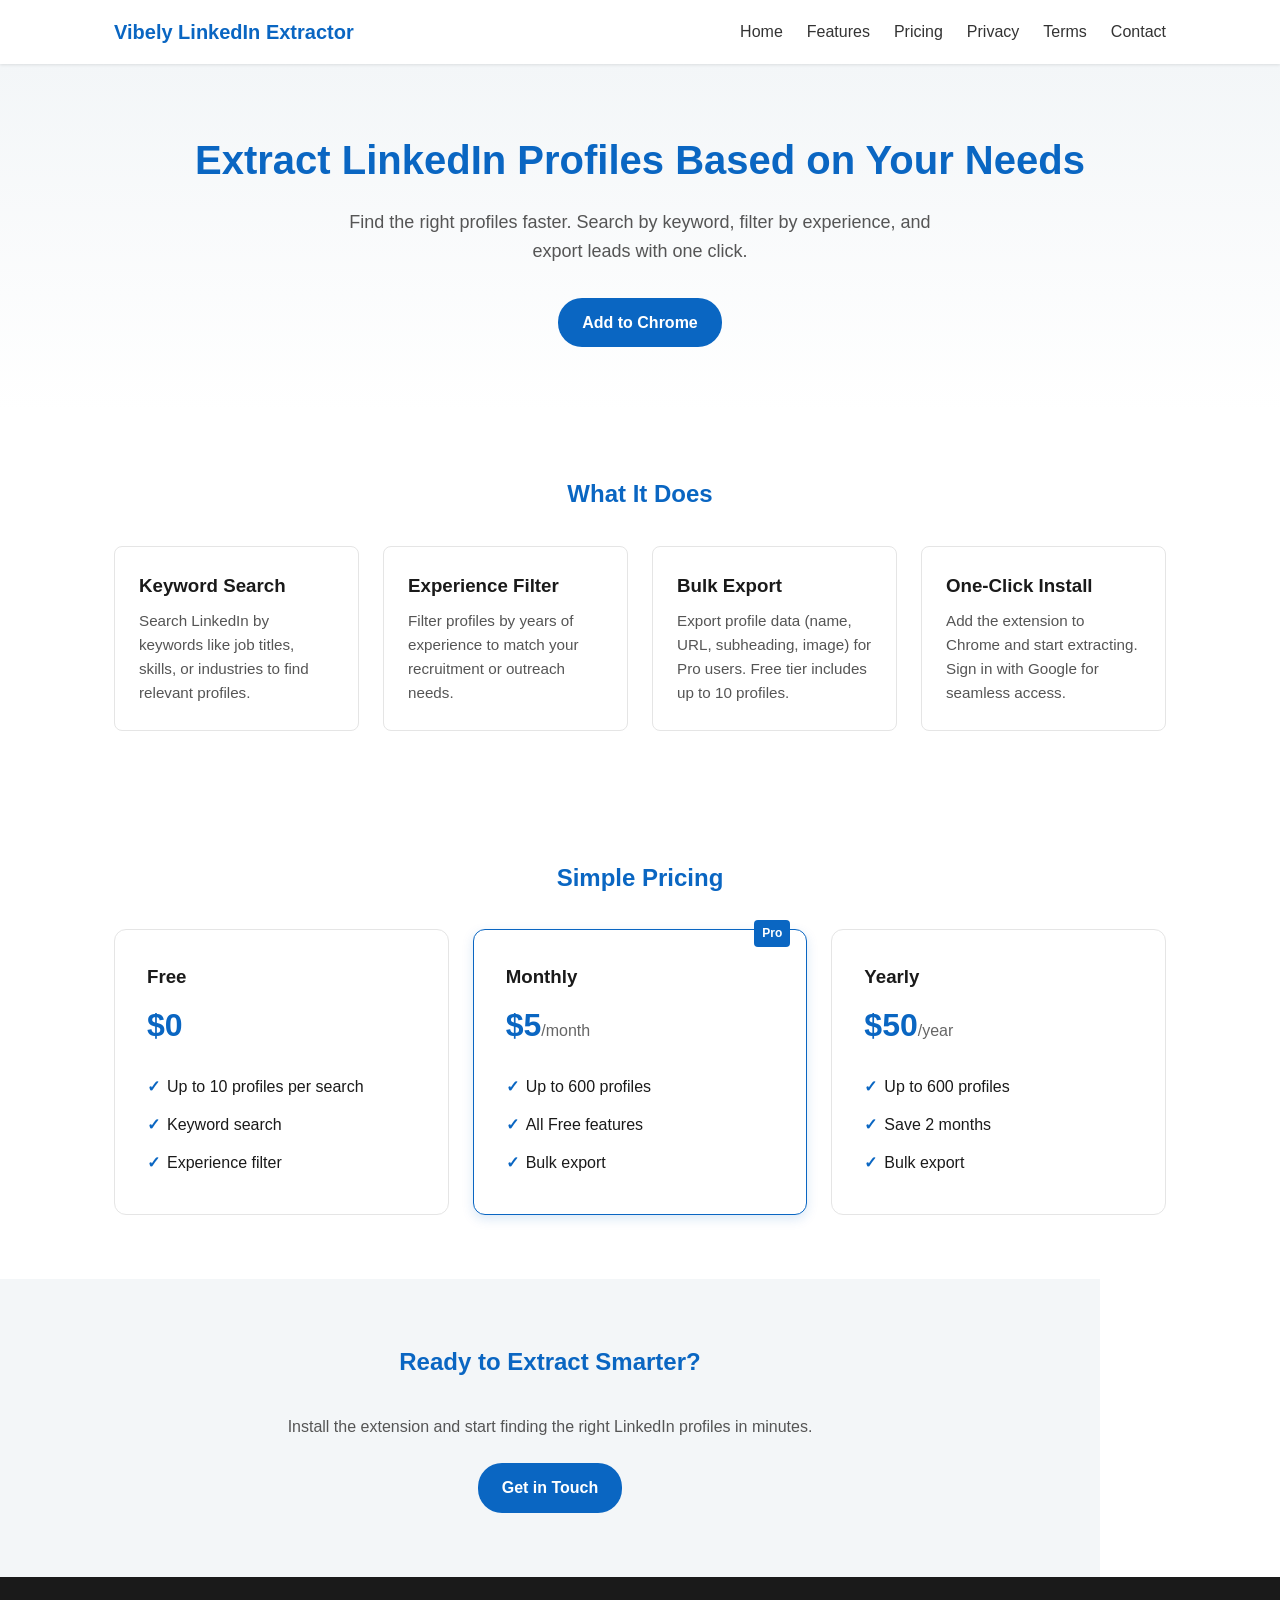
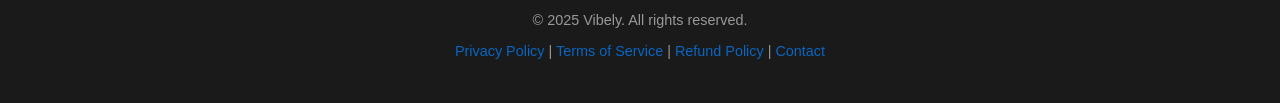
<file: index.html>
<!DOCTYPE html>
<html lang="en">
<head>
  <meta charset="UTF-8">
  <meta name="viewport" content="width=device-width, initial-scale=1.0">
  <title>Vibely LinkedIn Extractor - Extract LinkedIn Profiles by Keyword</title>
  <meta name="description" content="Chrome extension to extract LinkedIn profiles based on your search criteria. Find leads, recruit talent, and grow your network with Vibely.">
  <link rel="stylesheet" href="styles.css">
</head>
<body>
  <header class="header">
    <nav class="nav">
      <a href="index.html" class="logo">Vibely LinkedIn Extractor</a>
      <ul class="nav-links">
        <li><a href="index.html">Home</a></li>
        <li><a href="#features">Features</a></li>
        <li><a href="#pricing">Pricing</a></li>
        <li><a href="privacy-policy.html">Privacy</a></li>
        <li><a href="terms.html">Terms</a></li>
        <li><a href="contact.html">Contact</a></li>
      </ul>
    </nav>
  </header>

  <main>
    <section class="hero">
      <h1>Extract LinkedIn Profiles Based on Your Needs</h1>
      <p class="hero-subtitle">Find the right profiles faster. Search by keyword, filter by experience, and export leads with one click.</p>
      <a href="https://chromewebstore.google.com/detail/oepdfmgbmjbdbfllgghamoofhlkkhnkp?utm_source=item-share-cb" class="cta-button" target="_blank" rel="noopener">Add to Chrome</a>
    </section>

    <section id="features" class="features">
      <h2>What It Does</h2>
      <div class="feature-grid">
        <div class="feature-card">
          <h3>Keyword Search</h3>
          <p>Search LinkedIn by keywords like job titles, skills, or industries to find relevant profiles.</p>
        </div>
        <div class="feature-card">
          <h3>Experience Filter</h3>
          <p>Filter profiles by years of experience to match your recruitment or outreach needs.</p>
        </div>
        <div class="feature-card">
          <h3>Bulk Export</h3>
          <p>Export profile data (name, URL, subheading, image) for Pro users. Free tier includes up to 10 profiles.</p>
        </div>
        <div class="feature-card">
          <h3>One-Click Install</h3>
          <p>Add the extension to Chrome and start extracting. Sign in with Google for seamless access.</p>
        </div>
      </div>
    </section>

    <section id="pricing" class="pricing">
      <h2>Simple Pricing</h2>
      <div class="pricing-grid">
        <div class="pricing-card">
          <h3>Free</h3>
          <p class="price">$0</p>
          <ul>
            <li>Up to 10 profiles per search</li>
            <li>Keyword search</li>
            <li>Experience filter</li>
          </ul>
        </div>
        <div class="pricing-card featured">
          <span class="badge">Pro</span>
          <h3>Monthly</h3>
          <p class="price">$5<span>/month</span></p>
          <ul>
            <li>Up to 600 profiles</li>
            <li>All Free features</li>
            <li>Bulk export</li>
          </ul>
        </div>
        <div class="pricing-card">
          <h3>Yearly</h3>
          <p class="price">$50<span>/year</span></p>
          <ul>
            <li>Up to 600 profiles</li>
            <li>Save 2 months</li>
            <li>Bulk export</li>
          </ul>
        </div>
      </div>
    </section>

    <section class="cta">
      <h2>Ready to Extract Smarter?</h2>
      <p>Install the extension and start finding the right LinkedIn profiles in minutes.</p>
      <a href="contact.html" class="cta-button">Get in Touch</a>
    </section>
  </main>

  <footer class="footer">
    <p>&copy; 2025 Vibely. All rights reserved.</p>
    <p><a href="privacy-policy.html">Privacy Policy</a> | <a href="terms.html">Terms of Service</a> | <a href="refund-policy.html">Refund Policy</a> | <a href="contact.html">Contact</a></p>
  </footer>
</body>
</html>
</file>
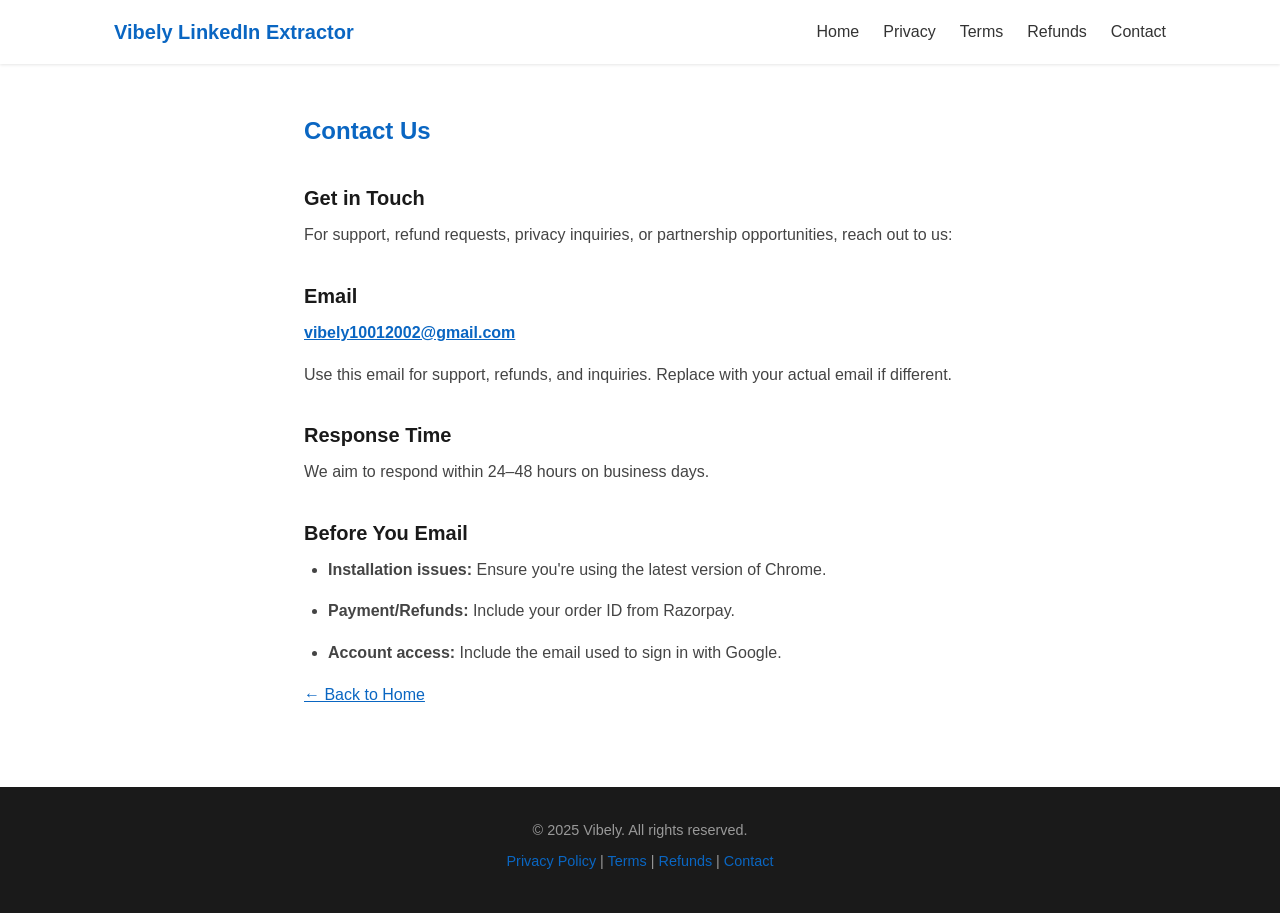
<file: contact.html>
<!DOCTYPE html>
<html lang="en">
<head>
  <meta charset="UTF-8">
  <meta name="viewport" content="width=device-width, initial-scale=1.0">
  <title>Contact Us - Vibely LinkedIn Extractor</title>
  <link rel="stylesheet" href="styles.css">
</head>
<body>
  <header class="header">
    <nav class="nav">
      <a href="index.html" class="logo">Vibely LinkedIn Extractor</a>
      <ul class="nav-links">
        <li><a href="index.html">Home</a></li>
        <li><a href="privacy-policy.html">Privacy</a></li>
        <li><a href="terms.html">Terms</a></li>
        <li><a href="refund-policy.html">Refunds</a></li>
        <li><a href="contact.html">Contact</a></li>
      </ul>
    </nav>
  </header>

  <main>
    <article class="page-content">
      <h1>Contact Us</h1>

      <h2>Get in Touch</h2>
      <p>For support, refund requests, privacy inquiries, or partnership opportunities, reach out to us:</p>

      <h2>Email</h2>
      <p><a href="mailto:support@vib3ly.shop"><strong>vibely10012002@gmail.com</strong></a></p>
      <p>Use this email for support, refunds, and inquiries. Replace with your actual email if different.</p>

      <h2>Response Time</h2>
      <p>We aim to respond within 24–48 hours on business days.</p>

      <h2>Before You Email</h2>
      <ul>
        <li><strong>Installation issues:</strong> Ensure you're using the latest version of Chrome.</li>
        <li><strong>Payment/Refunds:</strong> Include your order ID from Razorpay.</li>
        <li><strong>Account access:</strong> Include the email used to sign in with Google.</li>
      </ul>

      <p><a href="index.html">← Back to Home</a></p>
    </article>
  </main>

  <footer class="footer">
    <p>&copy; 2025 Vibely. All rights reserved.</p>
    <p><a href="privacy-policy.html">Privacy Policy</a> | <a href="terms.html">Terms</a> | <a href="refund-policy.html">Refunds</a> | <a href="contact.html">Contact</a></p>
  </footer>
</body>
</html>
</file>
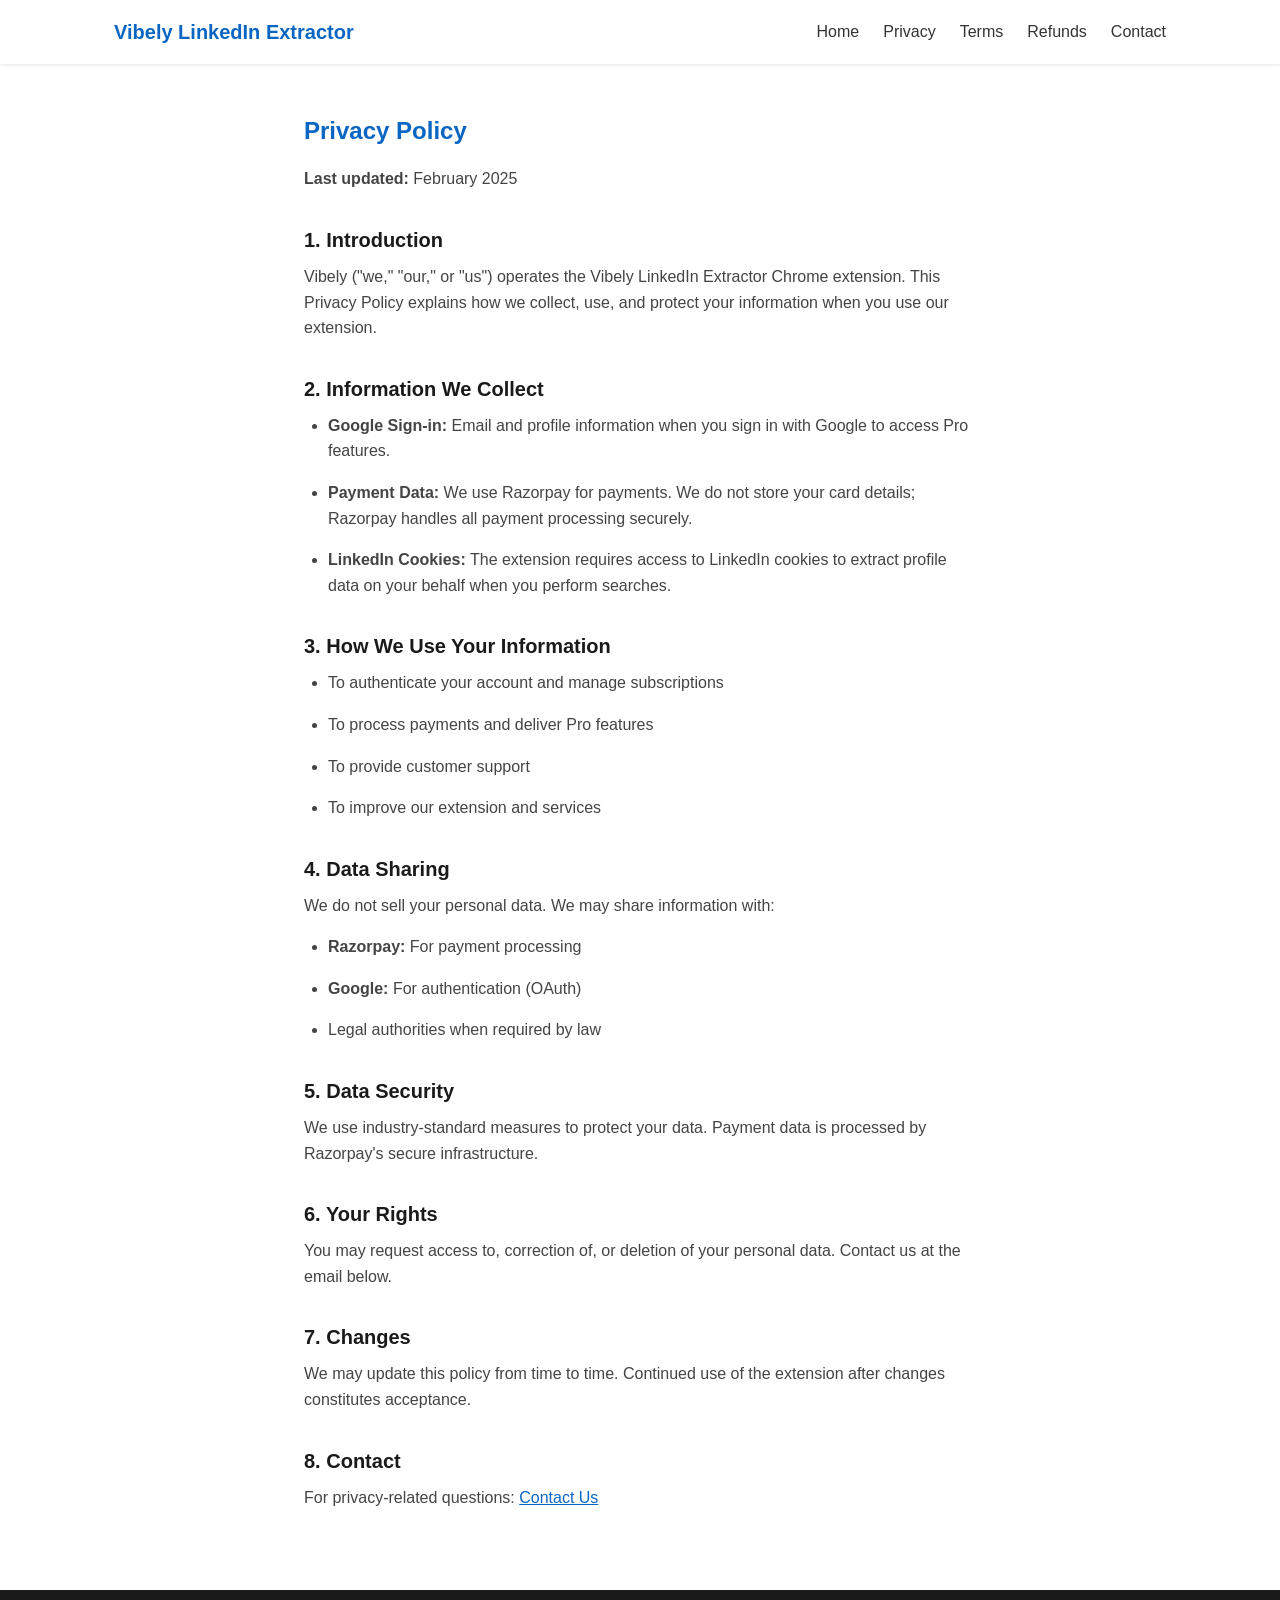
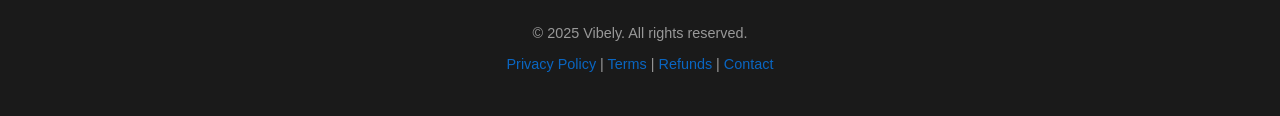
<file: privacy-policy.html>
<!DOCTYPE html>
<html lang="en">
<head>
  <meta charset="UTF-8">
  <meta name="viewport" content="width=device-width, initial-scale=1.0">
  <title>Privacy Policy - Vibely LinkedIn Extractor</title>
  <link rel="stylesheet" href="styles.css">
</head>
<body>
  <header class="header">
    <nav class="nav">
      <a href="index.html" class="logo">Vibely LinkedIn Extractor</a>
      <ul class="nav-links">
        <li><a href="index.html">Home</a></li>
        <li><a href="privacy-policy.html">Privacy</a></li>
        <li><a href="terms.html">Terms</a></li>
        <li><a href="refund-policy.html">Refunds</a></li>
        <li><a href="contact.html">Contact</a></li>
      </ul>
    </nav>
  </header>

  <main>
    <article class="page-content">
      <h1>Privacy Policy</h1>
      <p><strong>Last updated:</strong> February 2025</p>

      <h2>1. Introduction</h2>
      <p>Vibely ("we," "our," or "us") operates the Vibely LinkedIn Extractor Chrome extension. This Privacy Policy explains how we collect, use, and protect your information when you use our extension.</p>

      <h2>2. Information We Collect</h2>
      <ul>
        <li><strong>Google Sign-in:</strong> Email and profile information when you sign in with Google to access Pro features.</li>
        <li><strong>Payment Data:</strong> We use Razorpay for payments. We do not store your card details; Razorpay handles all payment processing securely.</li>
        <li><strong>LinkedIn Cookies:</strong> The extension requires access to LinkedIn cookies to extract profile data on your behalf when you perform searches.</li>
      </ul>

      <h2>3. How We Use Your Information</h2>
      <ul>
        <li>To authenticate your account and manage subscriptions</li>
        <li>To process payments and deliver Pro features</li>
        <li>To provide customer support</li>
        <li>To improve our extension and services</li>
      </ul>

      <h2>4. Data Sharing</h2>
      <p>We do not sell your personal data. We may share information with:</p>
      <ul>
        <li><strong>Razorpay:</strong> For payment processing</li>
        <li><strong>Google:</strong> For authentication (OAuth)</li>
        <li>Legal authorities when required by law</li>
      </ul>

      <h2>5. Data Security</h2>
      <p>We use industry-standard measures to protect your data. Payment data is processed by Razorpay's secure infrastructure.</p>

      <h2>6. Your Rights</h2>
      <p>You may request access to, correction of, or deletion of your personal data. Contact us at the email below.</p>

      <h2>7. Changes</h2>
      <p>We may update this policy from time to time. Continued use of the extension after changes constitutes acceptance.</p>

      <h2>8. Contact</h2>
      <p>For privacy-related questions: <a href="contact.html">Contact Us</a></p>
    </article>
  </main>

  <footer class="footer">
    <p>&copy; 2025 Vibely. All rights reserved.</p>
    <p><a href="privacy-policy.html">Privacy Policy</a> | <a href="terms.html">Terms</a> | <a href="refund-policy.html">Refunds</a> | <a href="contact.html">Contact</a></p>
  </footer>
</body>
</html>
</file>
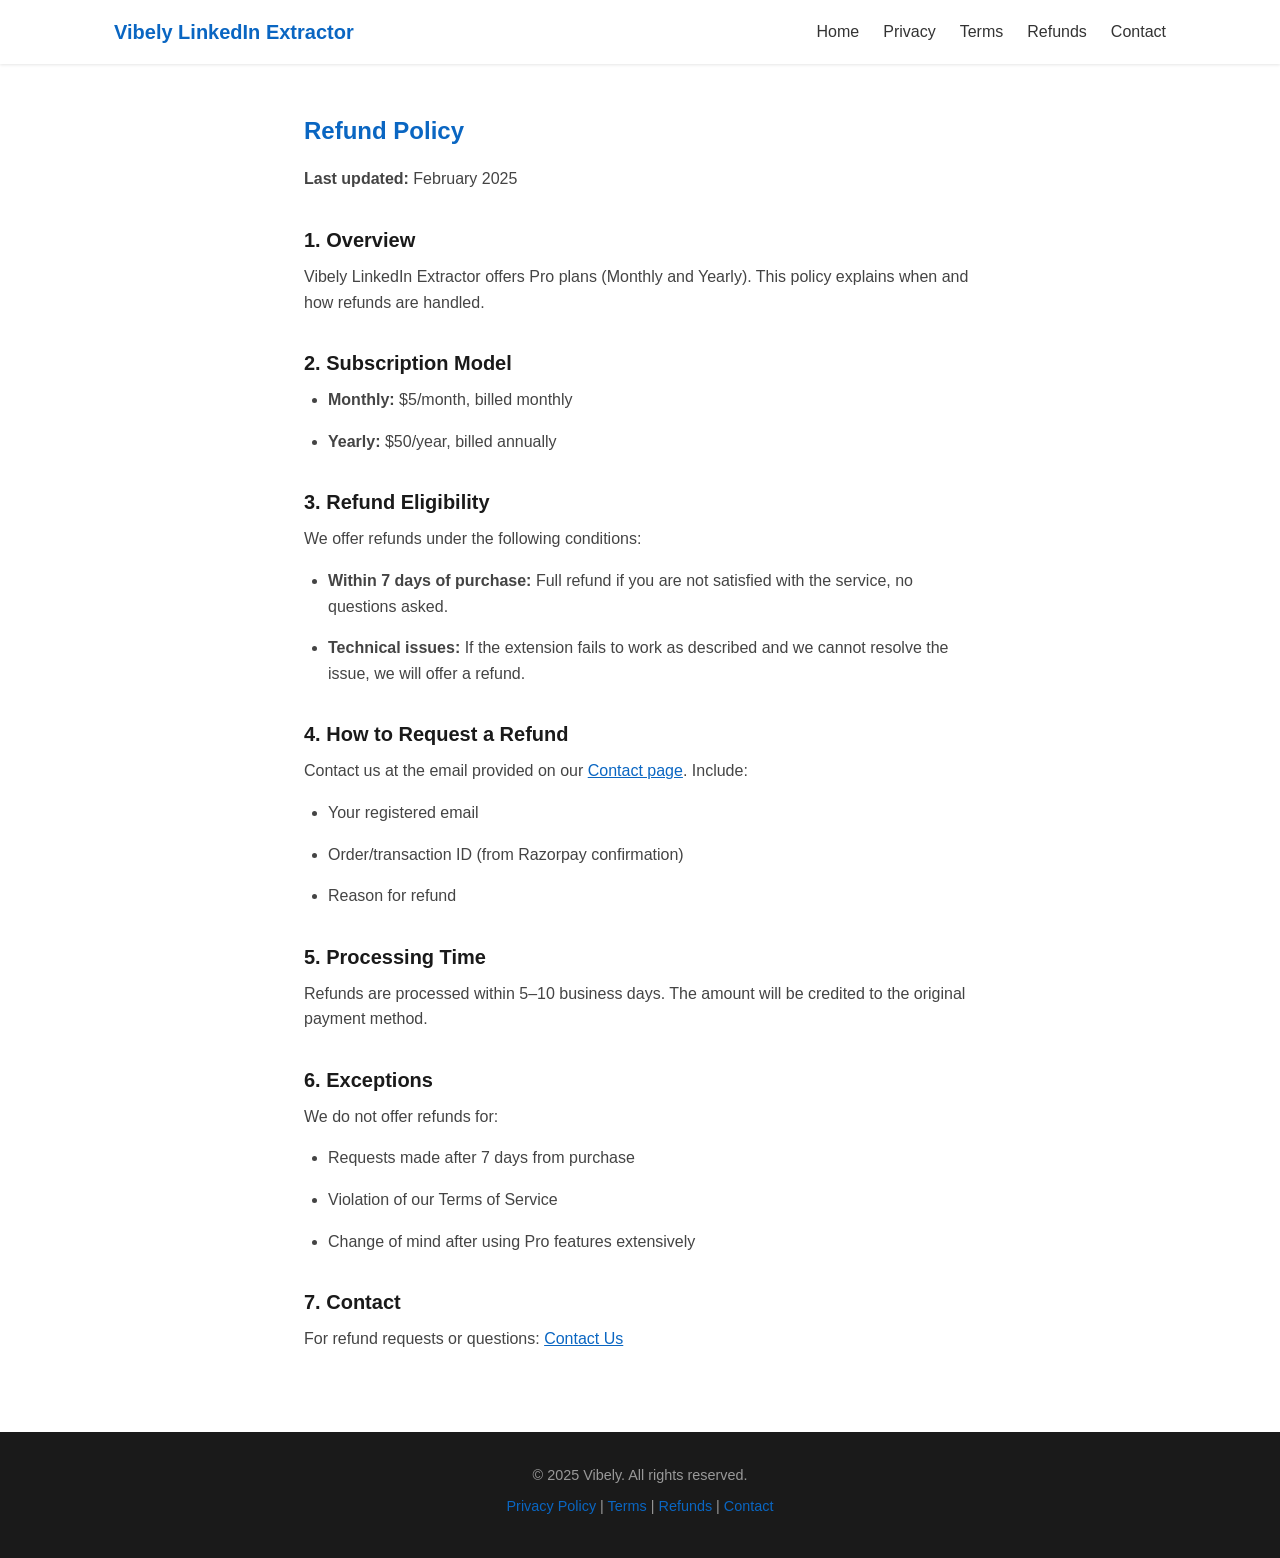
<file: refund-policy.html>
<!DOCTYPE html>
<html lang="en">
<head>
  <meta charset="UTF-8">
  <meta name="viewport" content="width=device-width, initial-scale=1.0">
  <title>Refund Policy - Vibely LinkedIn Extractor</title>
  <link rel="stylesheet" href="styles.css">
</head>
<body>
  <header class="header">
    <nav class="nav">
      <a href="index.html" class="logo">Vibely LinkedIn Extractor</a>
      <ul class="nav-links">
        <li><a href="index.html">Home</a></li>
        <li><a href="privacy-policy.html">Privacy</a></li>
        <li><a href="terms.html">Terms</a></li>
        <li><a href="refund-policy.html">Refunds</a></li>
        <li><a href="contact.html">Contact</a></li>
      </ul>
    </nav>
  </header>

  <main>
    <article class="page-content">
      <h1>Refund Policy</h1>
      <p><strong>Last updated:</strong> February 2025</p>

      <h2>1. Overview</h2>
      <p>Vibely LinkedIn Extractor offers Pro plans (Monthly and Yearly). This policy explains when and how refunds are handled.</p>

      <h2>2. Subscription Model</h2>
      <ul>
        <li><strong>Monthly:</strong> $5/month, billed monthly</li>
        <li><strong>Yearly:</strong> $50/year, billed annually</li>
      </ul>

      <h2>3. Refund Eligibility</h2>
      <p>We offer refunds under the following conditions:</p>
      <ul>
        <li><strong>Within 7 days of purchase:</strong> Full refund if you are not satisfied with the service, no questions asked.</li>
        <li><strong>Technical issues:</strong> If the extension fails to work as described and we cannot resolve the issue, we will offer a refund.</li>
      </ul>

      <h2>4. How to Request a Refund</h2>
      <p>Contact us at the email provided on our <a href="contact.html">Contact page</a>. Include:</p>
      <ul>
        <li>Your registered email</li>
        <li>Order/transaction ID (from Razorpay confirmation)</li>
        <li>Reason for refund</li>
      </ul>

      <h2>5. Processing Time</h2>
      <p>Refunds are processed within 5–10 business days. The amount will be credited to the original payment method.</p>

      <h2>6. Exceptions</h2>
      <p>We do not offer refunds for:</p>
      <ul>
        <li>Requests made after 7 days from purchase</li>
        <li>Violation of our Terms of Service</li>
        <li>Change of mind after using Pro features extensively</li>
      </ul>

      <h2>7. Contact</h2>
      <p>For refund requests or questions: <a href="contact.html">Contact Us</a></p>
    </article>
  </main>

  <footer class="footer">
    <p>&copy; 2025 Vibely. All rights reserved.</p>
    <p><a href="privacy-policy.html">Privacy Policy</a> | <a href="terms.html">Terms</a> | <a href="refund-policy.html">Refunds</a> | <a href="contact.html">Contact</a></p>
  </footer>
</body>
</html>
</file>
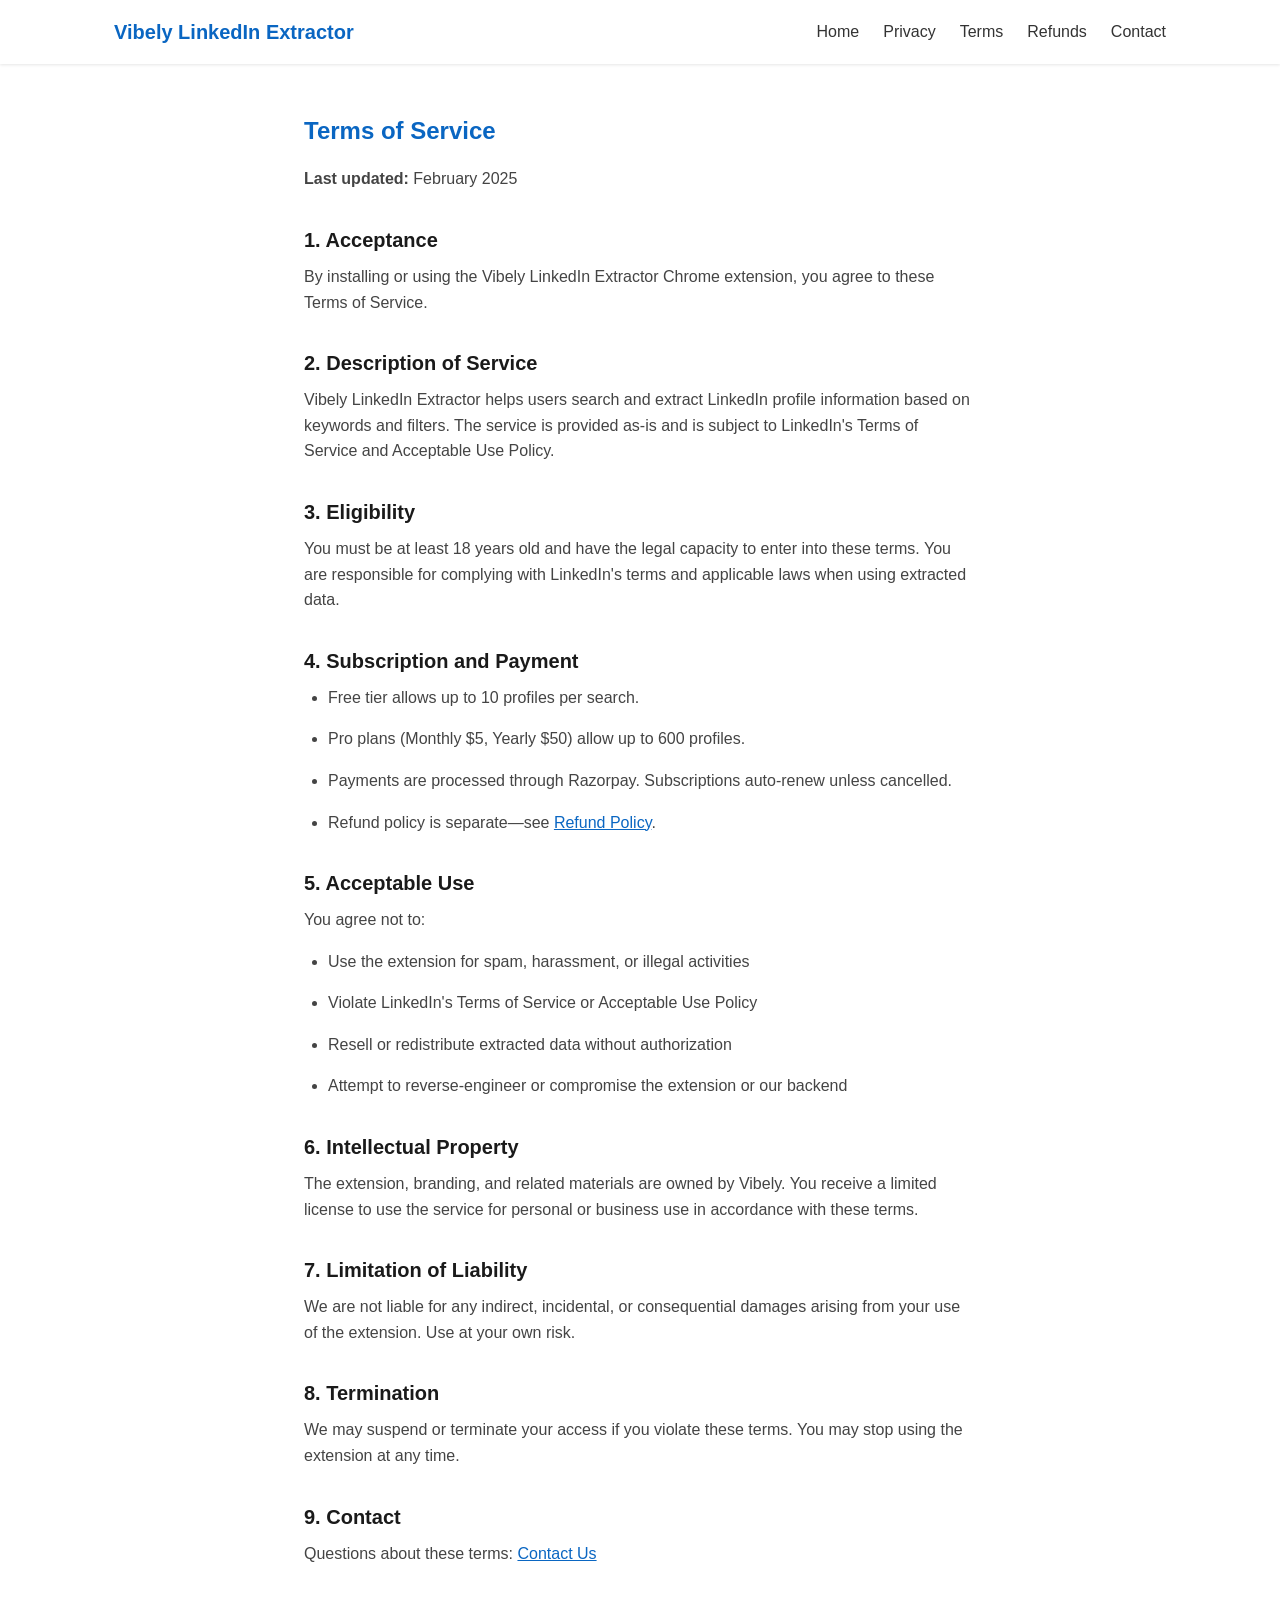
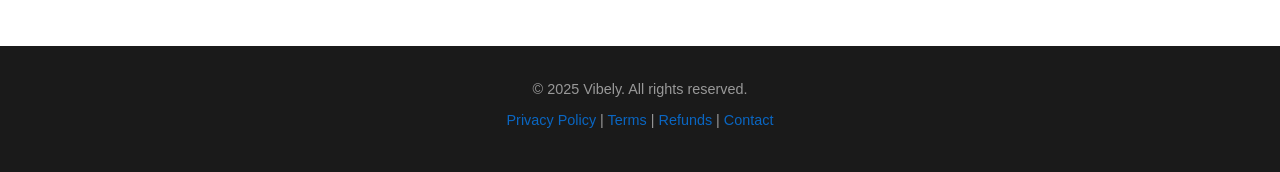
<file: terms.html>
<!DOCTYPE html>
<html lang="en">
<head>
  <meta charset="UTF-8">
  <meta name="viewport" content="width=device-width, initial-scale=1.0">
  <title>Terms of Service - Vibely LinkedIn Extractor</title>
  <link rel="stylesheet" href="styles.css">
</head>
<body>
  <header class="header">
    <nav class="nav">
      <a href="index.html" class="logo">Vibely LinkedIn Extractor</a>
      <ul class="nav-links">
        <li><a href="index.html">Home</a></li>
        <li><a href="privacy-policy.html">Privacy</a></li>
        <li><a href="terms.html">Terms</a></li>
        <li><a href="refund-policy.html">Refunds</a></li>
        <li><a href="contact.html">Contact</a></li>
      </ul>
    </nav>
  </header>

  <main>
    <article class="page-content">
      <h1>Terms of Service</h1>
      <p><strong>Last updated:</strong> February 2025</p>

      <h2>1. Acceptance</h2>
      <p>By installing or using the Vibely LinkedIn Extractor Chrome extension, you agree to these Terms of Service.</p>

      <h2>2. Description of Service</h2>
      <p>Vibely LinkedIn Extractor helps users search and extract LinkedIn profile information based on keywords and filters. The service is provided as-is and is subject to LinkedIn's Terms of Service and Acceptable Use Policy.</p>

      <h2>3. Eligibility</h2>
      <p>You must be at least 18 years old and have the legal capacity to enter into these terms. You are responsible for complying with LinkedIn's terms and applicable laws when using extracted data.</p>

      <h2>4. Subscription and Payment</h2>
      <ul>
        <li>Free tier allows up to 10 profiles per search.</li>
        <li>Pro plans (Monthly $5, Yearly $50) allow up to 600 profiles.</li>
        <li>Payments are processed through Razorpay. Subscriptions auto-renew unless cancelled.</li>
        <li>Refund policy is separate—see <a href="refund-policy.html">Refund Policy</a>.</li>
      </ul>

      <h2>5. Acceptable Use</h2>
      <p>You agree not to:</p>
      <ul>
        <li>Use the extension for spam, harassment, or illegal activities</li>
        <li>Violate LinkedIn's Terms of Service or Acceptable Use Policy</li>
        <li>Resell or redistribute extracted data without authorization</li>
        <li>Attempt to reverse-engineer or compromise the extension or our backend</li>
      </ul>

      <h2>6. Intellectual Property</h2>
      <p>The extension, branding, and related materials are owned by Vibely. You receive a limited license to use the service for personal or business use in accordance with these terms.</p>

      <h2>7. Limitation of Liability</h2>
      <p>We are not liable for any indirect, incidental, or consequential damages arising from your use of the extension. Use at your own risk.</p>

      <h2>8. Termination</h2>
      <p>We may suspend or terminate your access if you violate these terms. You may stop using the extension at any time.</p>

      <h2>9. Contact</h2>
      <p>Questions about these terms: <a href="contact.html">Contact Us</a></p>
    </article>
  </main>

  <footer class="footer">
    <p>&copy; 2025 Vibely. All rights reserved.</p>
    <p><a href="privacy-policy.html">Privacy Policy</a> | <a href="terms.html">Terms</a> | <a href="refund-policy.html">Refunds</a> | <a href="contact.html">Contact</a></p>
  </footer>
</body>
</html>
</file>
<file: styles.css>
* {
  margin: 0;
  padding: 0;
  box-sizing: border-box;
}

body {
  font-family: -apple-system, BlinkMacSystemFont, 'Segoe UI', Roboto, Oxygen, Ubuntu, sans-serif;
  line-height: 1.6;
  color: #1a1a1a;
  background: #fff;
}

.header {
  background: #fff;
  box-shadow: 0 1px 3px rgba(0,0,0,0.1);
  position: sticky;
  top: 0;
  z-index: 100;
}

.nav {
  max-width: 1100px;
  margin: 0 auto;
  padding: 1rem 1.5rem;
  display: flex;
  justify-content: space-between;
  align-items: center;
}

.logo {
  font-weight: 700;
  font-size: 1.25rem;
  color: #0a66c2;
  text-decoration: none;
}

.nav-links {
  display: flex;
  list-style: none;
  gap: 1.5rem;
}

.nav-links a {
  color: #333;
  text-decoration: none;
  font-weight: 500;
}

.nav-links a:hover {
  color: #0a66c2;
}

.hero {
  text-align: center;
  padding: 4rem 1.5rem;
  background: linear-gradient(180deg, #f3f6f8 0%, #fff 100%);
}

.hero h1 {
  font-size: clamp(1.75rem, 4vw, 2.5rem);
  margin-bottom: 1rem;
  color: #0a66c2;
}

.hero-subtitle {
  font-size: 1.125rem;
  color: #555;
  max-width: 600px;
  margin: 0 auto 2rem;
}

.cta-button {
  display: inline-block;
  background: #0a66c2;
  color: #fff;
  padding: 0.75rem 1.5rem;
  border-radius: 24px;
  text-decoration: none;
  font-weight: 600;
  transition: background 0.2s;
}

.cta-button:hover {
  background: #004182;
}

.features, .pricing, .cta {
  max-width: 1100px;
  margin: 0 auto;
  padding: 4rem 1.5rem;
}

.features h2, .pricing h2, .cta h2 {
  text-align: center;
  margin-bottom: 2rem;
  color: #0a66c2;
}

.feature-grid {
  display: grid;
  grid-template-columns: repeat(auto-fit, minmax(240px, 1fr));
  gap: 1.5rem;
}

.feature-card {
  padding: 1.5rem;
  border: 1px solid #e5e5e5;
  border-radius: 8px;
  background: #fff;
}

.feature-card h3 {
  margin-bottom: 0.5rem;
  color: #1a1a1a;
}

.feature-card p {
  color: #555;
  font-size: 0.95rem;
}

.pricing-grid {
  display: grid;
  grid-template-columns: repeat(auto-fit, minmax(260px, 1fr));
  gap: 1.5rem;
  align-items: start;
}

.pricing-card {
  padding: 2rem;
  border: 1px solid #e5e5e5;
  border-radius: 12px;
  background: #fff;
  position: relative;
}

.pricing-card.featured {
  border-color: #0a66c2;
  box-shadow: 0 4px 12px rgba(10, 102, 194, 0.15);
}

.badge {
  position: absolute;
  top: -10px;
  right: 1rem;
  background: #0a66c2;
  color: #fff;
  font-size: 0.75rem;
  font-weight: 600;
  padding: 0.25rem 0.5rem;
  border-radius: 4px;
}

.pricing-card h3 {
  margin-bottom: 0.5rem;
  color: #1a1a1a;
}

.pricing-card .price {
  font-size: 2rem;
  font-weight: 700;
  color: #0a66c2;
}

.pricing-card .price span {
  font-size: 1rem;
  font-weight: 400;
  color: #666;
}

.pricing-card ul {
  margin-top: 1rem;
  list-style: none;
}

.pricing-card li {
  padding: 0.4rem 0;
  padding-left: 1.25rem;
  position: relative;
}

.pricing-card li::before {
  content: "✓";
  position: absolute;
  left: 0;
  color: #0a66c2;
  font-weight: 700;
}

.cta {
  text-align: center;
  background: #f3f6f8;
  margin: 0;
  padding: 4rem 1.5rem;
}

.cta p {
  margin-bottom: 1.5rem;
  color: #555;
}

.footer {
  text-align: center;
  padding: 2rem 1.5rem;
  background: #1a1a1a;
  color: #999;
  font-size: 0.9rem;
}

.footer a {
  color: #0a66c2;
  text-decoration: none;
}

.footer a:hover {
  text-decoration: underline;
}

.footer p {
  margin-bottom: 0.5rem;
}

/* Policy pages */
.page-content {
  max-width: 720px;
  margin: 0 auto;
  padding: 3rem 1.5rem 4rem;
}

.page-content h1 {
  color: #0a66c2;
  margin-bottom: 1rem;
}

.page-content h2 {
  margin-top: 2rem;
  margin-bottom: 0.5rem;
  font-size: 1.25rem;
}

.page-content p, .page-content li {
  margin-bottom: 1rem;
  color: #444;
}

.page-content ul {
  margin-left: 1.5rem;
}

.page-content a {
  color: #0a66c2;
}
</file>
